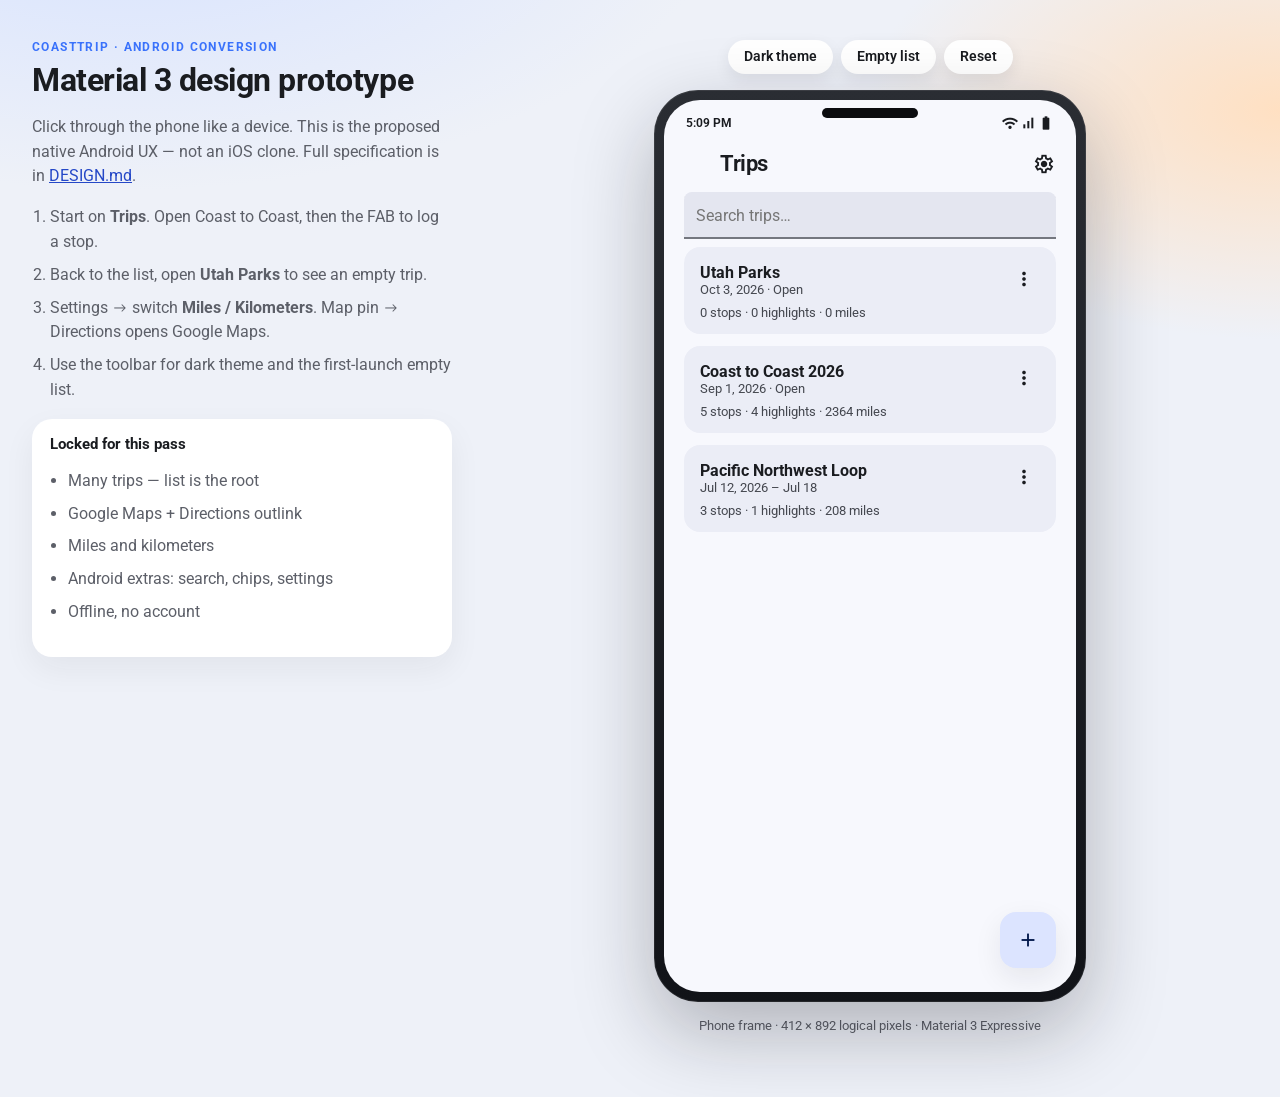
<file: android/docs/prototype/index.html>
<!DOCTYPE html>
<html lang="en">
<head>
  <meta charset="UTF-8" />
  <meta name="viewport" content="width=device-width, initial-scale=1" />
  <title>CoastTrip Android — Material 3 prototype</title>
  <link rel="preconnect" href="https://fonts.googleapis.com" />
  <link rel="preconnect" href="https://fonts.gstatic.com" crossorigin />
  <link href="https://fonts.googleapis.com/css2?family=Manrope:wght@400;500;600;700;800&family=Roboto:wght@400;500;700&display=swap" rel="stylesheet" />
  <link href="https://fonts.googleapis.com/css2?family=Material+Symbols+Outlined:opsz,wght,FILL,GRAD@24,400,0,0" rel="stylesheet" />
  <link rel="stylesheet" href="styles.css" />
</head>
<body>
  <div class="page">
    <aside class="brief">
      <p class="eyebrow">CoastTrip · Android conversion</p>
      <h1>Material 3 design prototype</h1>
      <p class="lede">
        Click through the phone like a device. This is the proposed native Android UX —
        not an iOS clone. Full specification is in
        <a href="../DESIGN.md">DESIGN.md</a>.
      </p>
      <ol class="tour">
        <li>Start on <strong>Trips</strong>. Open Coast to Coast, then the FAB to log a stop.</li>
        <li>Back to the list, open <strong>Utah Parks</strong> to see an empty trip.</li>
        <li>Settings → switch <strong>Miles / Kilometers</strong>. Map pin → Directions opens Google Maps.</li>
        <li>Use the toolbar for dark theme and the first-launch empty list.</li>
      </ol>
      <div class="assumptions">
        <h2>Locked for this pass</h2>
        <ul>
          <li>Many trips — list is the root</li>
          <li>Google Maps + Directions outlink</li>
          <li>Miles and kilometers</li>
          <li>Android extras: search, chips, settings</li>
          <li>Offline, no account</li>
        </ul>
      </div>
    </aside>

    <main class="stage">
      <div class="proto-toolbar" role="toolbar" aria-label="Prototype controls">
        <button type="button" id="toggleTheme" class="proto-btn">Dark theme</button>
        <button type="button" id="toggleEmpty" class="proto-btn">Empty list</button>
        <button type="button" id="resetProto" class="proto-btn">Reset</button>
      </div>

      <div class="phone" aria-label="Pixel-framed CoastTrip prototype">
        <div class="phone-speaker" aria-hidden="true"></div>
        <div id="device" class="device" data-theme="light">
          <header class="status-bar" aria-hidden="true">
            <span id="clock">9:41</span>
            <span class="status-icons">
              <span class="material-symbols-outlined">wifi</span>
              <span class="material-symbols-outlined">signal_cellular_alt</span>
              <span class="material-symbols-outlined">battery_full</span>
            </span>
          </header>
          <div id="app" class="app"></div>
        </div>
      </div>
      <p class="caption">Phone frame · 412 × 892 logical pixels · Material 3 Expressive</p>
    </main>
  </div>
  <script src="app.js"></script>
</body>
</html>
</file>
<file: android/docs/prototype/styles.css>
:root {
  --font: "Roboto", "Manrope", system-ui, sans-serif;
  --phone-w: 412px;
  --phone-h: 892px;
  --brief-ink: #1a1c20;
  --brief-muted: #5c5f68;
  --brief-bg: #eef1f8;
  --brief-card: #ffffff;
}

* {
  box-sizing: border-box;
}

html,
body {
  margin: 0;
  min-height: 100%;
  font-family: var(--font);
  background:
    radial-gradient(1200px 600px at 10% -10%, #d6e2ff 0%, transparent 50%),
    radial-gradient(900px 500px at 100% 10%, #ffe0c2 0%, transparent 46%),
    var(--brief-bg);
  color: var(--brief-ink);
}

.page {
  display: grid;
  grid-template-columns: minmax(280px, 420px) 1fr;
  gap: 40px;
  max-width: 1280px;
  margin: 0 auto;
  padding: 40px 32px 64px;
  align-items: start;
}

.brief h1 {
  font-size: 2rem;
  line-height: 1.15;
  letter-spacing: -0.015em;
  margin: 8px 0 12px;
}

.eyebrow {
  text-transform: uppercase;
  letter-spacing: 0.12em;
  font-size: 0.72rem;
  font-weight: 700;
  color: #3a72fb;
  margin: 0;
}

.lede {
  color: var(--brief-muted);
  line-height: 1.55;
}

.lede a {
  color: #2548c7;
}

.tour,
.assumptions ul {
  padding-left: 1.15rem;
  color: var(--brief-muted);
  line-height: 1.55;
}

.tour li + li,
.assumptions li + li {
  margin-top: 8px;
}

.assumptions {
  background: var(--brief-card);
  border-radius: 20px;
  padding: 16px 18px;
  box-shadow: 0 12px 32px rgba(26, 28, 32, 0.06);
}

.assumptions h2 {
  font-size: 0.95rem;
  margin: 0 0 8px;
}

.stage {
  display: flex;
  flex-direction: column;
  align-items: center;
  gap: 16px;
}

.proto-toolbar {
  display: flex;
  gap: 8px;
  flex-wrap: wrap;
  justify-content: center;
}

.proto-btn {
  border: 0;
  background: #fff;
  color: #1a1c20;
  border-radius: 999px;
  padding: 10px 16px;
  font: 600 0.85rem/1 var(--font);
  cursor: pointer;
  box-shadow: 0 6px 16px rgba(26, 28, 32, 0.08);
}

.proto-btn[aria-pressed="true"] {
  background: #3a72fb;
  color: #fff;
}

.caption {
  margin: 0;
  color: var(--brief-muted);
  font-size: 0.8rem;
}

.phone {
  width: calc(var(--phone-w) + 20px);
  height: calc(var(--phone-h) + 20px);
  padding: 10px;
  border-radius: 44px;
  background: linear-gradient(180deg, #2a2d33, #111318);
  box-shadow:
    0 30px 80px rgba(17, 19, 24, 0.28),
    inset 0 0 0 1px rgba(255, 255, 255, 0.08);
  position: relative;
}

.phone-speaker {
  position: absolute;
  top: 18px;
  left: 50%;
  width: 96px;
  height: 10px;
  margin-left: -48px;
  border-radius: 999px;
  background: #0b0c0f;
  z-index: 5;
}

.device {
  width: var(--phone-w);
  height: var(--phone-h);
  border-radius: 36px;
  overflow: hidden;
  position: relative;
  isolation: isolate;
  --primary: #3a72fb;
  --on-primary: #ffffff;
  --primary-container: #dce4ff;
  --on-primary-container: #00174b;
  --surface: #f7f8fd;
  --surface-low: #f1f3fa;
  --surface-container: #ebedf6;
  --surface-high: #e4e6f0;
  --on-surface: #1a1c20;
  --on-surface-variant: #44474f;
  --outline: #74777f;
  --outline-variant: #c4c6d0;
  --error: #ba1a1a;
  --error-container: #ffdad6;
  --scrim: rgba(17, 19, 24, 0.42);
  --nav: #f1f3fa;
  --star: #f5b301;
  --shadow: 0 10px 28px rgba(26, 28, 32, 0.08);
  background: var(--surface);
  color: var(--on-surface);
}

.device[data-theme="dark"] {
  --primary: #b4c5ff;
  --on-primary: #002b75;
  --primary-container: #2548c7;
  --on-primary-container: #dce4ff;
  --surface: #111318;
  --surface-low: #191c22;
  --surface-container: #1d2026;
  --surface-high: #272a31;
  --on-surface: #e3e2e8;
  --on-surface-variant: #c4c6d0;
  --outline: #8e9099;
  --outline-variant: #44474f;
  --error: #ffb4ab;
  --error-container: #93000a;
  --scrim: rgba(0, 0, 0, 0.55);
  --nav: #1d2026;
  --shadow: 0 10px 28px rgba(0, 0, 0, 0.35);
}

.status-bar {
  height: 36px;
  padding: 10px 22px 0 22px;
  display: flex;
  justify-content: space-between;
  align-items: center;
  font-size: 12px;
  font-weight: 650;
  position: relative;
  z-index: 4;
}

.status-icons {
  display: flex;
  gap: 2px;
}

.status-icons .material-symbols-outlined {
  font-size: 16px;
}

.app {
  height: calc(100% - 36px);
  display: flex;
  flex-direction: column;
  position: relative;
}

.material-symbols-outlined {
  font-variation-settings: "FILL" 0, "wght" 400, "GRAD" 0, "opsz" 24;
  font-size: 22px;
  user-select: none;
}

.material-symbols-outlined.fill {
  font-variation-settings: "FILL" 1, "wght" 400, "GRAD" 0, "opsz" 24;
}

button,
input,
textarea {
  font: inherit;
}

button {
  border: 0;
  background: none;
  color: inherit;
  cursor: pointer;
}

.screen {
  flex: 1;
  display: flex;
  flex-direction: column;
  min-height: 0;
  position: relative;
}

.scroll {
  flex: 1;
  overflow: auto;
  padding: 0 20px 96px;
}

.scroll.tight {
  padding-bottom: 24px;
}

.app-bar {
  display: flex;
  align-items: center;
  gap: 4px;
  min-height: 56px;
  padding: 4px 8px 4px 4px;
}

.app-bar h1 {
  flex: 1;
  margin: 0;
  font-size: 1.35rem;
  font-weight: 650;
  letter-spacing: -0.02em;
}

.icon-btn {
  width: 48px;
  height: 48px;
  border-radius: 24px;
  display: grid;
  place-items: center;
}

.icon-btn:hover,
.chip:hover,
.list-row:hover,
.nav-item:hover,
.fab-choice:hover {
  background: color-mix(in srgb, var(--on-surface) 6%, transparent);
}

.hero {
  padding: 4px 20px 16px;
}

.hero .kicker {
  margin: 0;
  color: var(--on-surface-variant);
  font-size: 0.86rem;
}

.hero h2 {
  margin: 2px 0 0;
  font-size: 2rem;
  letter-spacing: -0.015em;
  line-height: 1.1;
}

.stats {
  display: grid;
  grid-template-columns: 1fr 1fr;
  gap: 12px;
  margin-bottom: 24px;
}

.stat {
  background: var(--surface-container);
  border-radius: 16px;
  padding: 14px 14px 12px;
  min-height: 92px;
}

.stat .material-symbols-outlined {
  color: var(--primary);
}

.stat .value {
  display: block;
  font-size: 1.55rem;
  font-weight: 700;
  letter-spacing: -0.015em;
  margin-top: 10px;
}

.stat .label {
  color: var(--on-surface-variant);
  font-size: 0.75rem;
  font-weight: 500;
}

.section-title {
  margin: 0 0 10px;
  font-size: 0.95rem;
  font-weight: 650;
}

.list-row {
  display: flex;
  align-items: center;
  gap: 12px;
  width: 100%;
  text-align: left;
  background: var(--surface-container);
  border-radius: 16px;
  padding: 12px;
  margin-bottom: 10px;
}

.list-row.flat {
  background: transparent;
  border-radius: 12px;
  padding: 12px 4px;
  margin: 0;
}

.leading-icon {
  width: 40px;
  height: 40px;
  border-radius: 20px;
  display: grid;
  place-items: center;
  flex: none;
}

.row-copy {
  flex: 1;
  min-width: 0;
}

.row-copy strong,
.row-copy b {
  display: block;
  font-weight: 650;
  font-size: 0.95rem;
}

.row-copy span,
.muted {
  color: var(--on-surface-variant);
  font-size: 0.78rem;
}

.thumb {
  width: 48px;
  height: 48px;
  border-radius: 12px;
  flex: none;
  background-size: cover;
  background-position: center;
}

.thumb.lg {
  width: 56px;
  height: 56px;
}

.empty {
  text-align: center;
  padding: 36px 12px 12px;
}

.empty .material-symbols-outlined {
  font-size: 40px;
  color: var(--primary);
}

.empty h3 {
  margin: 10px 0 6px;
  font-size: 1.2rem;
}

.empty p {
  margin: 0 0 16px;
  color: var(--on-surface-variant);
}

.filled,
.tonal,
.outline,
.text-btn {
  min-height: 40px;
  padding: 0 20px;
  border-radius: 20px;
  font-weight: 650;
  font-size: 0.9rem;
}

.filled {
  background: var(--primary);
  color: var(--on-primary);
}

.tonal {
  background: var(--primary-container);
  color: var(--on-primary-container);
}

.outline {
  box-shadow: inset 0 0 0 1px var(--outline-variant);
}

.text-btn {
  color: var(--primary);
  padding: 0 12px;
}

.text-btn:disabled,
.filled:disabled {
  opacity: 0.38;
  cursor: not-allowed;
}

.nav-bar {
  height: 80px;
  background: var(--nav);
  display: grid;
  grid-template-columns: repeat(3, 1fr);
  padding: 8px 8px 16px;
  border-top: 1px solid color-mix(in srgb, var(--outline-variant) 55%, transparent);
}

.nav-item {
  border-radius: 16px;
  display: flex;
  flex-direction: column;
  align-items: center;
  justify-content: center;
  gap: 2px;
  color: var(--on-surface-variant);
  font-size: 0.72rem;
  font-weight: 600;
}

.nav-item.active {
  color: var(--on-surface);
}

.nav-item.active .nav-icon {
  background: var(--primary-container);
  color: var(--on-primary-container);
}

.nav-icon {
  width: 56px;
  height: 32px;
  border-radius: 16px;
  display: grid;
  place-items: center;
}

.fab {
  position: absolute;
  right: 20px;
  bottom: 100px;
  width: 56px;
  height: 56px;
  border-radius: 16px;
  background: var(--primary-container);
  color: var(--on-primary-container);
  display: grid;
  place-items: center;
  box-shadow: var(--shadow);
  z-index: 6;
}

.fab.open {
  background: var(--primary);
  color: var(--on-primary);
}

.fab.list-fab {
  bottom: 24px;
}

.trip-card {
  background: var(--surface-container);
  border-radius: 16px;
  padding: 8px 8px 14px 16px;
  margin-bottom: 12px;
}

.trip-card-top {
  display: flex;
  align-items: flex-start;
  gap: 4px;
}

.trip-open {
  flex: 1;
  text-align: left;
  padding: 8px 0;
}

.trip-open strong,
.trip-open span {
  display: block;
}

.trip-open span,
.trip-meta {
  color: var(--on-surface-variant);
  font-size: 0.8rem;
}

.trip-meta {
  margin: 0 8px 0 0;
}

.segmented {
  display: grid;
  grid-template-columns: 1fr 1fr;
  background: var(--surface-high);
  border-radius: 20px;
  padding: 4px;
  gap: 4px;
}

.segmented button {
  height: 36px;
  border-radius: 16px;
  font-weight: 650;
  font-size: 0.85rem;
}

.segmented button.active {
  background: var(--primary-container);
  color: var(--on-primary-container);
}

.scrim {
  position: absolute;
  inset: 0;
  background: var(--scrim);
  z-index: 5;
}

.fab-menu {
  position: absolute;
  right: 20px;
  bottom: 168px;
  display: flex;
  flex-direction: column;
  gap: 10px;
  z-index: 6;
  align-items: flex-end;
}

.fab-choice {
  display: flex;
  align-items: center;
  gap: 10px;
  background: var(--surface-high);
  border-radius: 16px;
  padding: 6px 6px 6px 14px;
  box-shadow: var(--shadow);
  font-weight: 650;
}

.fab-choice span.label {
  font-size: 0.88rem;
}

.fab-choice i,
.fab-choice .material-symbols-outlined.bubble {
  width: 40px;
  height: 40px;
  border-radius: 12px;
  display: grid;
  place-items: center;
  background: var(--primary);
  color: var(--on-primary);
}

.fab-choice.secondary .bubble {
  background: var(--primary-container);
  color: var(--on-primary-container);
}

.chips {
  display: flex;
  gap: 8px;
  overflow: auto;
  padding: 4px 20px 12px;
  scrollbar-width: none;
}

.chips::-webkit-scrollbar {
  display: none;
}

.chip {
  flex: none;
  height: 32px;
  padding: 0 14px;
  border-radius: 8px;
  box-shadow: inset 0 0 0 1px var(--outline-variant);
  font-size: 0.8rem;
  font-weight: 600;
  color: var(--on-surface-variant);
}

.chip.active {
  background: var(--secondary-fixed, var(--primary-container));
  color: var(--on-primary-container);
  box-shadow: none;
}

.map-screen .app-bar {
  position: absolute;
  top: 0;
  left: 0;
  right: 0;
  z-index: 3;
  color: #f7f8fd;
  background: linear-gradient(180deg, rgba(17, 19, 24, 0.55), transparent);
}

.device[data-theme="light"] .map-screen .app-bar {
  color: #fff;
}

.map-canvas {
  flex: 1;
  background:
    radial-gradient(circle at 18% 62%, #8fbc8f 0 8%, transparent 9%),
    radial-gradient(circle at 36% 48%, #c4a574 0 5%, transparent 6%),
    radial-gradient(circle at 58% 52%, #d7c39a 0 7%, transparent 8%),
    linear-gradient(160deg, #7f9eb8 0%, #8aa56a 38%, #c9b07a 70%, #7a9cc2 100%);
  position: relative;
}

.device[data-theme="dark"] .map-canvas {
  filter: saturate(0.7) brightness(0.72);
}

.route {
  position: absolute;
  inset: 0;
  width: 100%;
  height: 100%;
}

.pin {
  position: absolute;
  transform: translate(-50%, -100%);
  display: grid;
  place-items: center;
  border: 0;
  filter: drop-shadow(0 6px 8px rgba(0, 0, 0, 0.25));
}

.pin.stop .material-symbols-outlined {
  color: #3a72fb;
  font-size: 30px;
  font-variation-settings: "FILL" 1, "wght" 500, "GRAD" 0, "opsz" 24;
}

.pin.highlight .badge {
  width: 28px;
  height: 28px;
  border-radius: 14px;
  display: grid;
  place-items: center;
  color: #fff;
}

.pin.highlight .material-symbols-outlined {
  font-size: 16px;
}

.map-tools {
  position: absolute;
  right: 16px;
  top: 108px;
  display: flex;
  flex-direction: column;
  gap: 10px;
  z-index: 3;
}

.map-tools button {
  width: 40px;
  height: 40px;
  border-radius: 12px;
  background: var(--surface);
  color: var(--on-surface);
  display: grid;
  place-items: center;
  box-shadow: var(--shadow);
}

.sheet {
  position: absolute;
  left: 0;
  right: 0;
  bottom: 80px;
  background: var(--surface);
  border-radius: 28px 28px 0 0;
  padding: 8px 20px 20px;
  z-index: 4;
  box-shadow: 0 -8px 32px rgba(0, 0, 0, 0.18);
}

.handle {
  width: 32px;
  height: 4px;
  border-radius: 2px;
  background: var(--outline-variant);
  margin: 6px auto 12px;
}

.sheet-actions {
  display: flex;
  gap: 8px;
  margin-top: 14px;
}

.day-group + .day-group {
  margin-top: 8px;
}

.day-label {
  position: sticky;
  top: 0;
  background: var(--surface);
  padding: 10px 0 6px;
  font-size: 0.78rem;
  font-weight: 700;
  color: var(--on-surface-variant);
  text-transform: capitalize;
}

.form {
  display: flex;
  flex-direction: column;
  gap: 16px;
}

.card {
  background: var(--surface-container);
  border-radius: 16px;
  padding: 14px;
}

.field {
  display: flex;
  flex-direction: column;
  gap: 6px;
}

.field label {
  font-size: 0.75rem;
  font-weight: 650;
  color: var(--on-surface-variant);
}

.field input,
.field textarea {
  width: 100%;
  border: 0;
  background: var(--surface-high);
  color: var(--on-surface);
  border-radius: 8px 8px 0 0;
  box-shadow: inset 0 -2px 0 var(--outline);
  padding: 14px 12px;
  outline: none;
}

.field textarea {
  min-height: 92px;
  resize: none;
}

.mini-map {
  height: 180px;
  border-radius: 12px;
  margin-top: 12px;
  background:
    linear-gradient(160deg, #7f9eb8, #8aa56a 60%, #c9b07a);
  position: relative;
  overflow: hidden;
}

.mini-map.hero-map {
  height: 200px;
  margin: 0 20px 8px;
  border-radius: 16px;
}

.dropped-pin {
  position: absolute;
  left: 50%;
  top: 46%;
  transform: translate(-50%, -100%);
  color: #3a72fb;
  filter: drop-shadow(0 4px 6px rgba(0, 0, 0, 0.25));
}

.banner {
  border-radius: 12px;
  padding: 10px 12px;
  background: var(--error-container);
  color: var(--on-surface);
  font-size: 0.8rem;
  display: flex;
  justify-content: space-between;
  gap: 8px;
  align-items: center;
}

.photo-row {
  display: flex;
  gap: 8px;
  overflow: auto;
}

.photo-tile {
  width: 72px;
  height: 72px;
  border-radius: 12px;
  position: relative;
  flex: none;
  background-size: cover;
}

.photo-tile button {
  position: absolute;
  top: -4px;
  right: -4px;
  width: 22px;
  height: 22px;
  border-radius: 11px;
  background: #1a1c20;
  color: #fff;
  display: grid;
  place-items: center;
}

.photo-tile button .material-symbols-outlined {
  font-size: 14px;
}

.actions-row {
  display: flex;
  gap: 8px;
  flex-wrap: wrap;
}

.stars {
  display: flex;
  gap: 2px;
}

.stars button .material-symbols-outlined {
  color: var(--star);
  font-size: 28px;
}

.cat-scenic { background: #2e7d32; }
.cat-food { background: #ef6c00; }
.cat-lodging { background: #1565c0; }
.cat-landmark { background: #7b1fa2; }
.cat-other { background: #616161; }

.tint-scenic { background: #c8e6c9; color: #1b5e20; }
.tint-food { background: #ffe0b2; color: #e65100; }
.tint-lodging { background: #bbdefb; color: #0d47a1; }
.tint-landmark { background: #e1bee7; color: #6a1b9a; }
.tint-other { background: #e0e0e0; color: #424242; }
.tint-stop { background: var(--primary-container); color: var(--on-primary-container); }

.device[data-theme="dark"] .tint-scenic { background: #1b5e20; color: #c8e6c9; }
.device[data-theme="dark"] .tint-food { background: #e65100; color: #ffe0b2; }
.device[data-theme="dark"] .tint-lodging { background: #0d47a1; color: #bbdefb; }
.device[data-theme="dark"] .tint-landmark { background: #6a1b9a; color: #e1bee7; }
.device[data-theme="dark"] .tint-other { background: #424242; color: #eee; }

.meta-block {
  padding: 8px 20px 0;
}

.meta-block h2 {
  margin: 4px 0;
  font-size: 1.5rem;
  letter-spacing: -0.02em;
}

.notes {
  margin: 16px 20px 0;
}

.notes h3 {
  margin: 0 0 6px;
  font-size: 0.95rem;
}

.grid-photos {
  display: grid;
  grid-template-columns: repeat(3, 1fr);
  gap: 8px;
  padding: 12px 20px 24px;
}

.grid-photos .photo {
  height: 100px;
  border-radius: 12px;
  background-size: cover;
  background-position: center;
}

.dialog-wrap {
  position: absolute;
  inset: 0;
  background: var(--scrim);
  display: grid;
  place-items: center;
  z-index: 8;
  padding: 24px;
}

.dialog {
  width: 100%;
  background: var(--surface-high);
  border-radius: 28px;
  padding: 24px;
  box-shadow: var(--shadow);
}

.dialog h2 {
  margin: 0 0 8px;
  font-size: 1.25rem;
}

.dialog p {
  margin: 0;
  color: var(--on-surface-variant);
  line-height: 1.45;
}

.dialog-actions {
  display: flex;
  justify-content: flex-end;
  gap: 8px;
  margin-top: 20px;
}

.danger {
  color: var(--error);
}

.snack {
  position: absolute;
  left: 16px;
  right: 16px;
  bottom: 96px;
  background: #2e3138;
  color: #fff;
  border-radius: 8px;
  padding: 12px 16px;
  display: flex;
  justify-content: space-between;
  align-items: center;
  z-index: 7;
  font-size: 0.9rem;
}

.device[data-theme="dark"] .snack {
  background: #e3e2e8;
  color: #1a1c20;
}

.photo-viewer {
  position: absolute;
  inset: 0;
  background: #000;
  z-index: 9;
  color: #fff;
  display: flex;
  flex-direction: column;
}

.photo-viewer .stage-photo {
  flex: 1;
  background-size: cover;
  background-position: center;
}

.photo-viewer .app-bar,
.photo-caption {
  background: linear-gradient(180deg, rgba(0, 0, 0, 0.55), transparent);
}

.photo-caption {
  padding: 16px 20px 28px;
  background: linear-gradient(0deg, rgba(0, 0, 0, 0.55), transparent);
}

.fix {
  font-variant-numeric: tabular-nums;
  color: #2e7d32;
  font-weight: 650;
  font-size: 0.85rem;
}

.device[data-theme="dark"] .fix {
  color: #81c784;
}

.search-field {
  margin: 0 20px 8px;
}

.hidden {
  display: none !important;
}

@media (max-width: 980px) {
  .page {
    grid-template-columns: 1fr;
    padding: 24px 16px 48px;
  }

  .brief {
    max-width: 560px;
    margin: 0 auto;
  }
}
</file>
